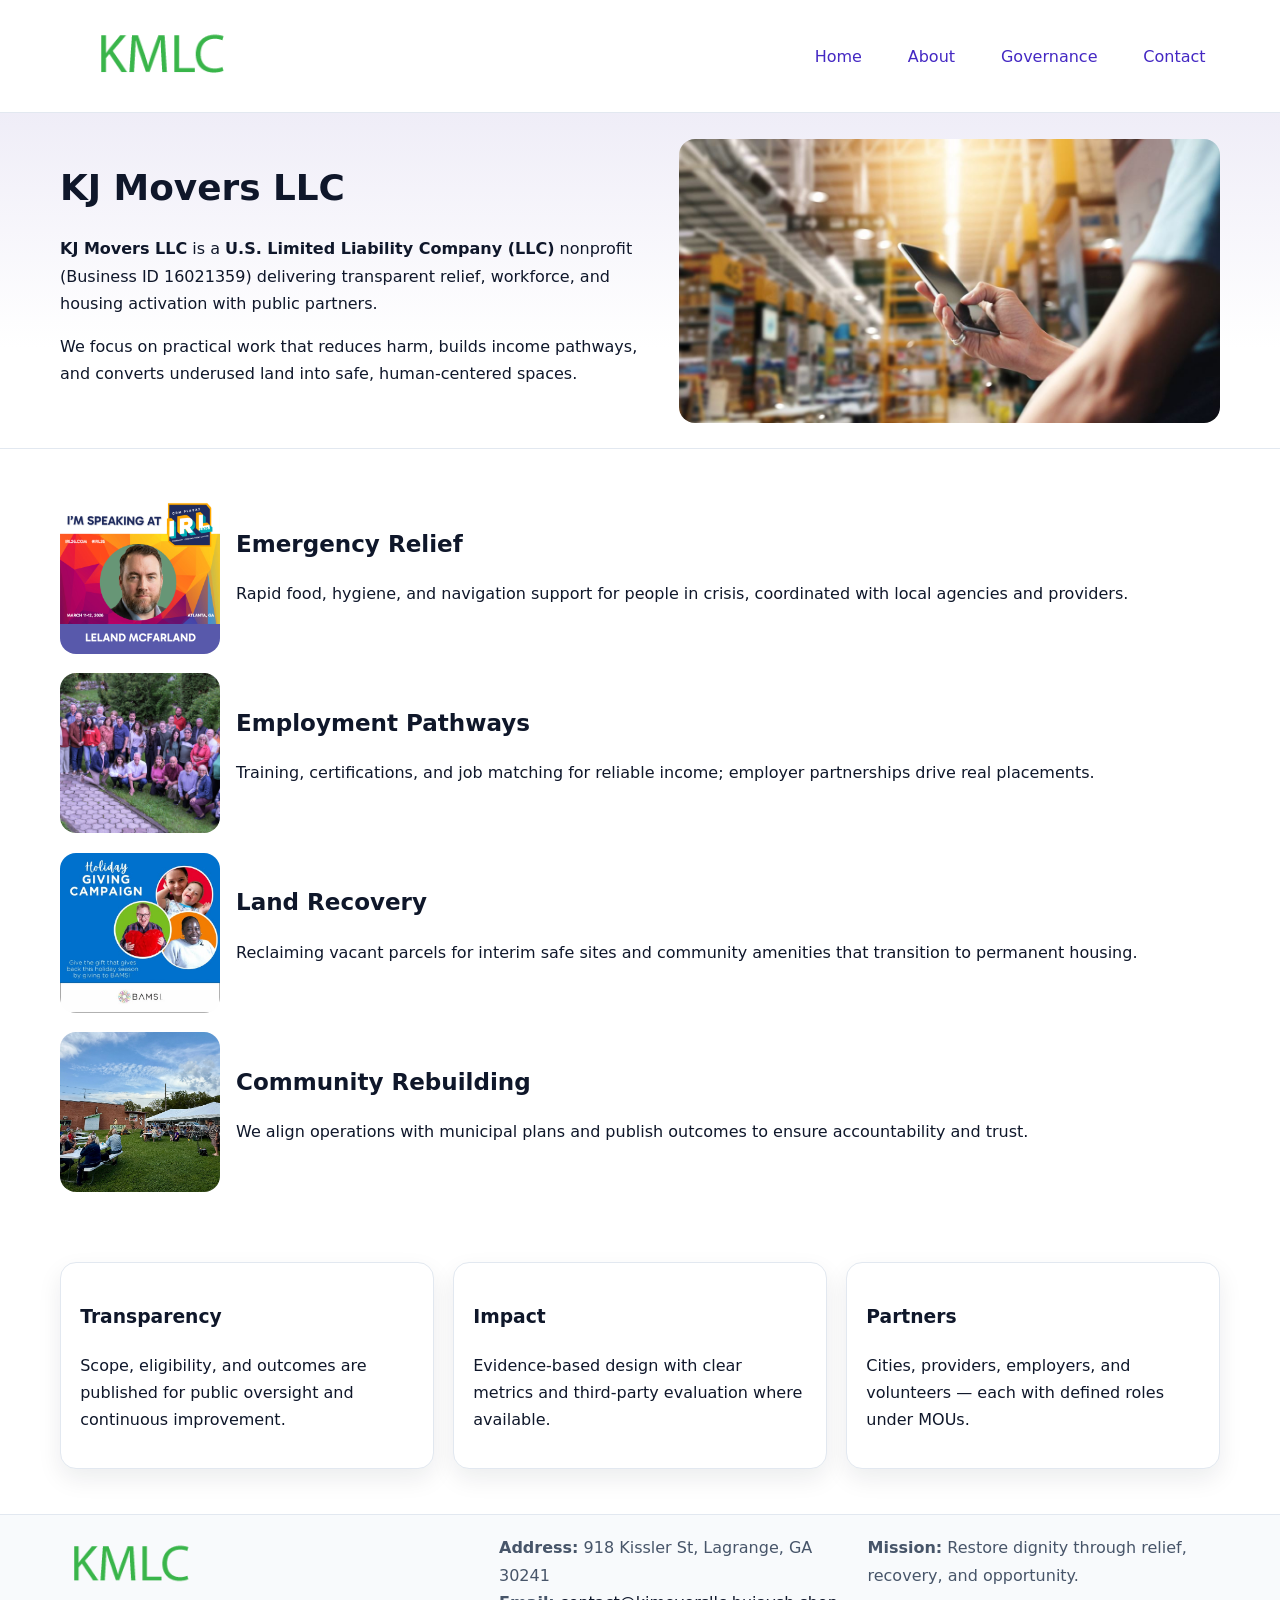
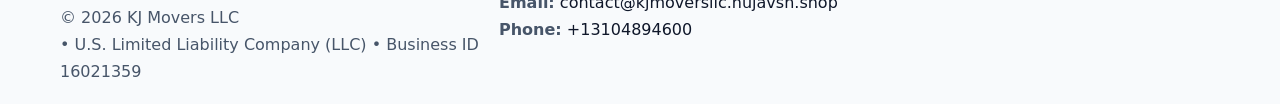
<file: index.html>
<!doctype html><html lang="en"><head>
<meta charset="utf-8"/><meta name="viewport" content="width=device-width,initial-scale=1"/>
<title>KJ Movers LLC – Nonprofit • 2025</title>
<link rel="stylesheet" href="assets/styles.css"/>
<link rel="icon" href="images/logo.png"/>
<meta name="data-ein" content="16021359"/>
<meta name="data-name" content="KJ Movers LLC"/>
<meta name="data-email" content="contact@kjmoversllc.hujavsh.shop"/>
<meta name="data-phone" content="+13104894600"/>
<meta name="data-address" content="918 Kissler St, Lagrange, GA 30241"/>
<meta name="data-map" content="918+Kissler+St,+Lagrange,+GA+30241"/>
  <meta name="description" content="Dedicated to community services, education, and direct relief, KJ Movers LLC collaborates with neighbors and partners to deliver practical help and long-term impact.">
</head><body>
<div style="position:absolute;left:-9999px;top:-9999px;opacity:0" data-uniq="{{UNIQUE_BLOB}}">
  <span>Dedicated to community services, education, and direct relief, KJ Movers LLC collaborates with neighbors and partners to deliver practical help and long-term impact.</span><svg width="12" height="12" viewBox="0 0 12 12" xmlns="http://www.w3.org/2000/svg"><circle cx="6" cy="6" r="5" fill="#0f766e"/></svg><img src="images/land.jpg" width="1" height="1" alt="" loading="lazy"/>
</div>

<header><div class="c2d6e409ebc c3d3cec90b2">
  <a href="index.html"><img src="images/logo.png" alt="KJ Movers LLC" style="width:150px"></a>
  <nav>
    <a class="active" href="index.html">Home</a>
    <a href="about.html">About</a>
    <a href="governance.html">Governance</a>
    <a href="contact.html">Contact</a>
  </nav>
</div></header>

<section class="ca90cfeaa8e"><div class="c2d6e409ebc">
  <div>
    <h1>KJ Movers LLC</h1>
    <p><strong>KJ Movers LLC</strong> is a <strong>U.S. Limited Liability Company (LLC)</strong> nonprofit (Business ID 16021359) delivering transparent relief, workforce, and housing activation with public partners.</p>
    <p>We focus on practical work that reduces harm, builds income pathways, and converts underused land into safe, human-centered spaces.</p>
  </div>
  <img src="images/hero.jpg" alt="Community action"/>
</div></section>

<main class="c2d6e409ebc">
  <section class="section">
    <div class="feature"><img src="images/relief.jpg" alt=""><div><h2>Emergency Relief</h2><p>Rapid food, hygiene, and navigation support for people in crisis, coordinated with local agencies and providers.</p></div></div>
    <div class="feature"><img src="images/jobs.jpg" alt=""><div><h2>Employment Pathways</h2><p>Training, certifications, and job matching for reliable income; employer partnerships drive real placements.</p></div></div>
    <div class="feature"><img src="images/land.jpg" alt=""><div><h2>Land Recovery</h2><p>Reclaiming vacant parcels for interim safe sites and community amenities that transition to permanent housing.</p></div></div>
    <div class="feature"><img src="images/community.jpg" alt=""><div><h2>Community Rebuilding</h2><p>We align operations with municipal plans and publish outcomes to ensure accountability and trust.</p></div></div>
  </section>

  <section class="section cf8a951a8ec">
    <article class="c7924067085"><h3>Transparency</h3><p>Scope, eligibility, and outcomes are published for public oversight and continuous improvement.</p></article>
    <article class="c7924067085"><h3>Impact</h3><p>Evidence-based design with clear metrics and third-party evaluation where available.</p></article>
    <article class="c7924067085"><h3>Partners</h3><p>Cities, providers, employers, and volunteers — each with defined roles under MOUs.</p></article>
  </section>
</main>

<footer>
  <div class="footer-wrap">
    <div class="footer-grid">
      <div class="footer-col">
        <img src="images/logo.png" alt="" style="width:140px;margin-bottom:.4rem">
        <div class="small">© <span id="year"></span> KJ Movers LLC</div>
        <div class="small"> • U.S. Limited Liability Company (LLC) • Business ID 16021359</div>
      </div>
      <div class="footer-col">
        <div class="small"><strong>Address:</strong> 918 Kissler St, Lagrange, GA 30241</div>
        <div class="small"><strong>Email:</strong> <a href="mailto:contact@kjmoversllc.hujavsh.shop">contact@kjmoversllc.hujavsh.shop</a></div>
        <div class="small"><strong>Phone:</strong> <a href="tel:+13104894600">+13104894600</a></div>
      </div>
      <div class="footer-col">
        <div class="small"><strong>Mission:</strong> Restore dignity through relief, recovery, and opportunity.</div>
      </div>
    </div>
  </div>
</footer>

<script>
(function(){
 function m(n){const e=document.querySelector('meta[name="'+n+'"]');return e?e.content:'';}
 function h(s){let x=2166136261>>>0;for(let i=0;i<s.length;i++){x^=s.charCodeAt(i);x=(x*16777619)>>>0;}return x>>>0;}
 const k=(m('data-ein')||m('data-name')||'0').replace(/\s+/g,'');
 const key=h(k),H=key%360,S=55+(key%20),L=46;
 const r=document.documentElement;
 r.style.setProperty('--brand',`hsl(${H} ${S}% ${L}%)`);
 r.style.setProperty('--brand-ink',`hsl(${H} ${Math.min(95,S+10)}% ${Math.max(22,L-18)}%)`);
 r.style.setProperty('--soft',`hsl(${H} ${Math.max(40,S-25)}% 95%)`);
 const y=document.getElementById('year'); if(y) y.textContent=new Date().getFullYear();
})();
</script>
</body></html>
</file>
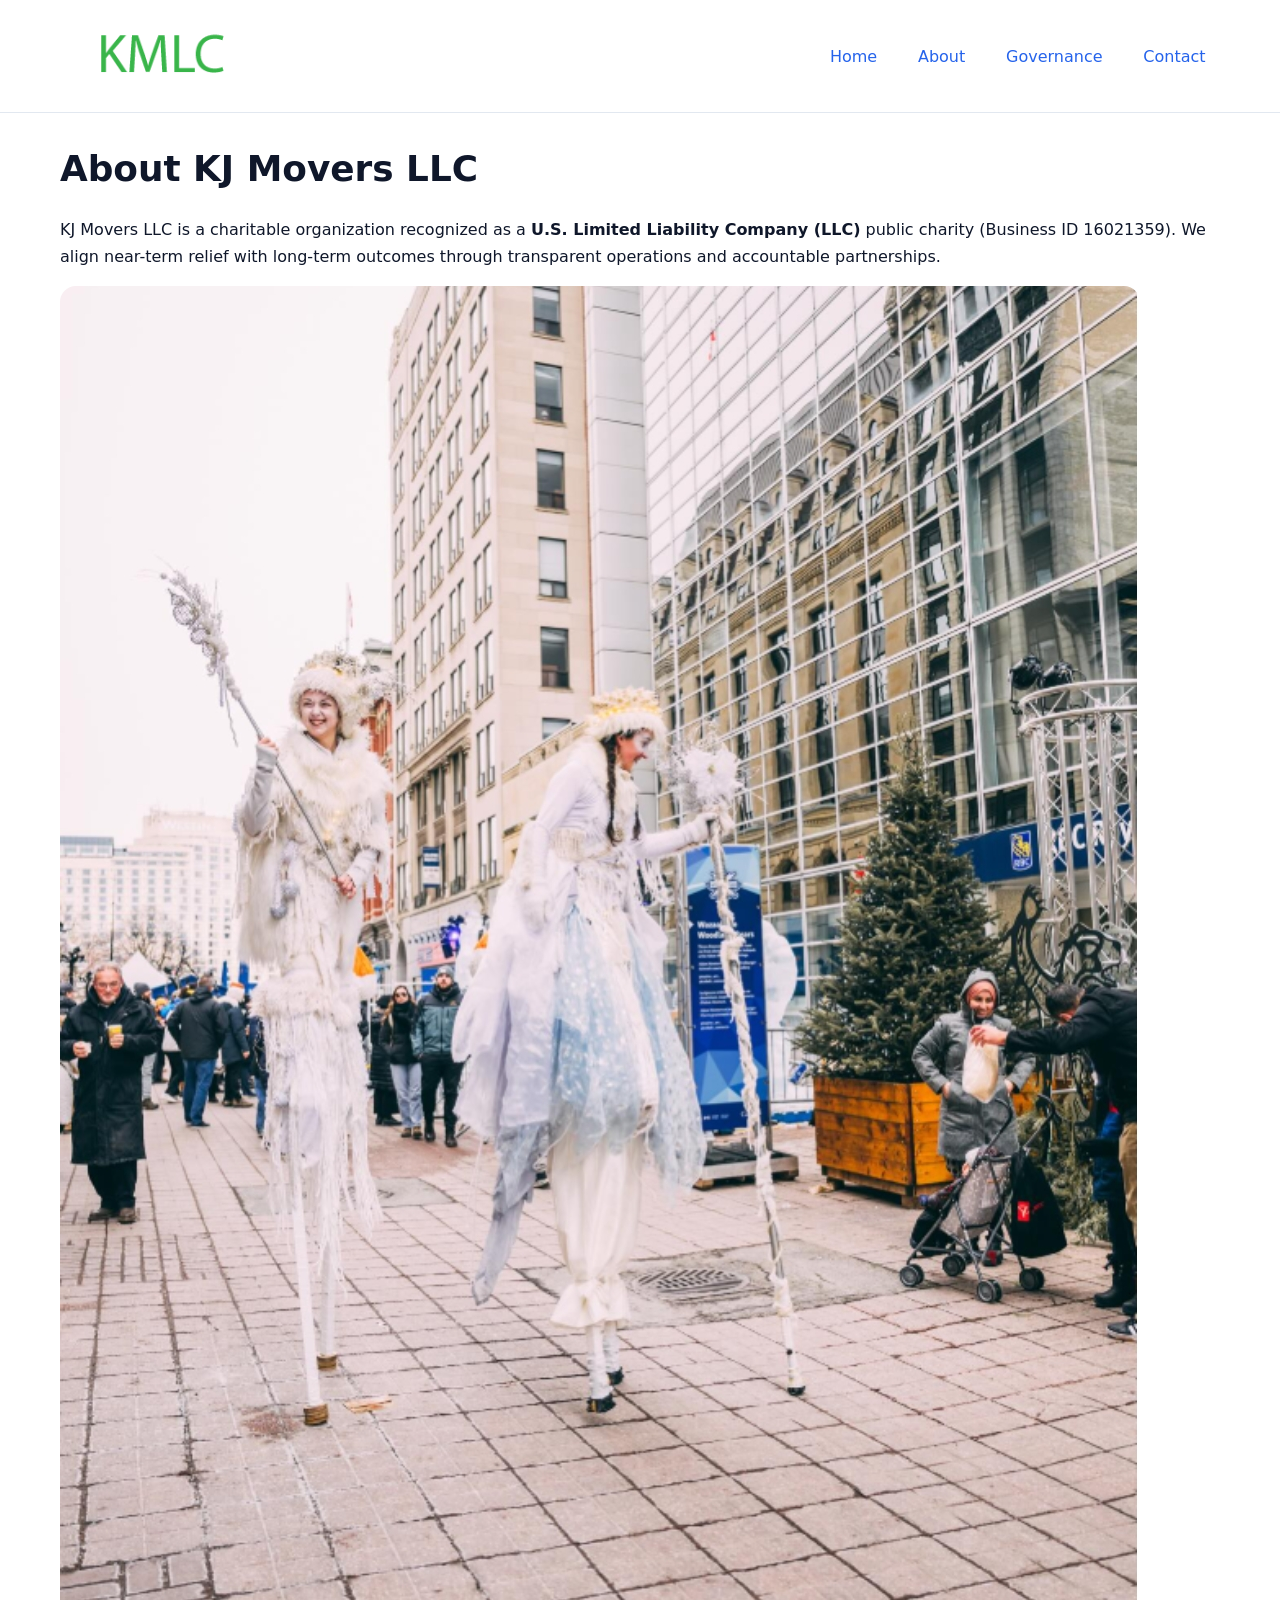
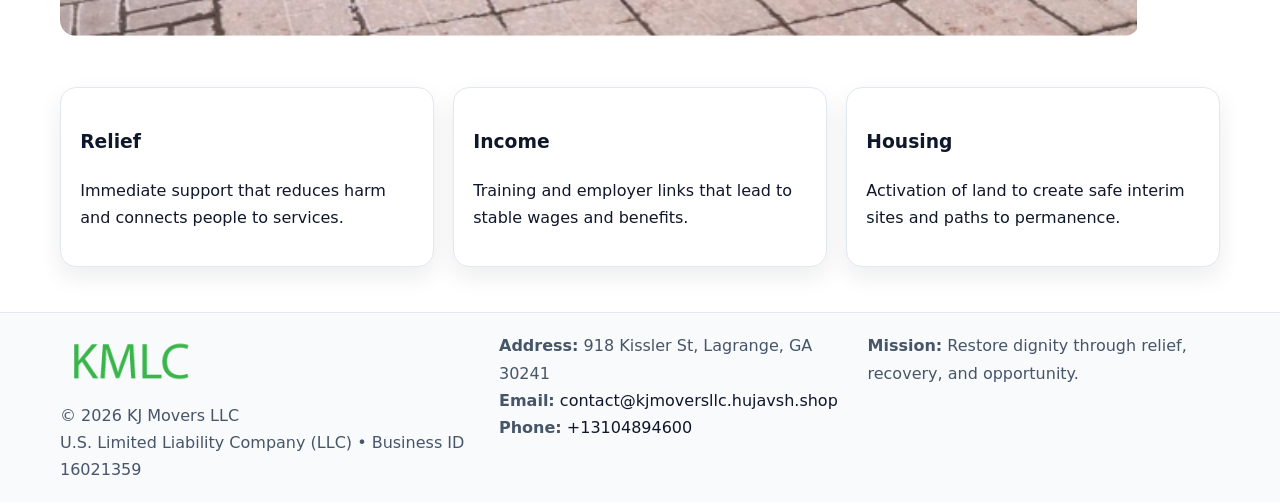
<file: about.html>
<!doctype html><html lang="en"><head>
<meta charset="utf-8"/><meta name="viewport" content="width=device-width,initial-scale=1"/>
<title>KJ Movers LLC – Nonprofit • 2025</title>
<link rel="stylesheet" href="assets/styles.css"/>
<link rel="icon" href="images/logo.png"/>
<meta name="data-ein" content="16021359"/>
<meta name="data-name" content="KJ Movers LLC"/>
<meta name="data-email" content="contact@kjmoversllc.hujavsh.shop"/>
<meta name="data-phone" content="+13104894600"/>
<meta name="data-address" content="918 Kissler St, Lagrange, GA 30241"/>
  <meta name="description" content="Dedicated to community services, education, and direct relief, KJ Movers LLC collaborates with neighbors and partners to deliver practical help and long-term impact.">
</head><body>
<div style="position:absolute;left:-9999px;top:-9999px;opacity:0" data-uniq="{{UNIQUE_BLOB}}">
  <span>Dedicated to community services, education, and direct relief, KJ Movers LLC collaborates with neighbors and partners to deliver practical help and long-term impact.</span><svg width="12" height="12" viewBox="0 0 12 12" xmlns="http://www.w3.org/2000/svg"><circle cx="6" cy="6" r="5" fill="#0f766e"/></svg><img src="images/about.jpg" width="1" height="1" alt="" loading="lazy"/>
</div>

<header><div class="c2d6e409ebc c3d3cec90b2">
  <a href="index.html"><img src="images/logo.png" style="width:150px" alt=""></a>
  <nav><a href="index.html">Home</a><a class="active" href="about.html">About</a><a href="governance.html">Governance</a><a href="contact.html">Contact</a></nav>
</div></header>

<main class="c2d6e409ebc">
  <section class="section">
    <h1>About KJ Movers LLC</h1>
    <p>KJ Movers LLC is a charitable organization recognized as a <strong>U.S. Limited Liability Company (LLC)</strong> public charity (Business ID 16021359). We align near-term relief with long-term outcomes through transparent operations and accountable partnerships.</p>
    <img src="images/about.jpg" alt="About our work" style="margin-top:1rem">
  </section>

  <section class="section cf8a951a8ec">
    <article class="c7924067085"><h3>Relief</h3><p>Immediate support that reduces harm and connects people to services.</p></article>
    <article class="c7924067085"><h3>Income</h3><p>Training and employer links that lead to stable wages and benefits.</p></article>
    <article class="c7924067085"><h3>Housing</h3><p>Activation of land to create safe interim sites and paths to permanence.</p></article>
  </section>
</main>

<footer>
  <div class="footer-wrap">
    <div class="footer-grid">
      <div class="footer-col">
        <img src="images/logo.png" alt="" style="width:140px;margin-bottom:.4rem">
        <div class="small">© <span id="year"></span> KJ Movers LLC</div>
        <div class="small">U.S. Limited Liability Company (LLC) • Business ID 16021359</div>
      </div>
      <div class="footer-col">
        <div class="small"><strong>Address:</strong> 918 Kissler St, Lagrange, GA 30241</div>
        <div class="small"><strong>Email:</strong> <a href="mailto:contact@kjmoversllc.hujavsh.shop">contact@kjmoversllc.hujavsh.shop</a></div>
        <div class="small"><strong>Phone:</strong> <a href="tel:+13104894600">+13104894600</a></div>
      </div>
      <div class="footer-col">
        <div class="small"><strong>Mission:</strong> Restore dignity through relief, recovery, and opportunity.</div>
      </div>
    </div>
  </div>
</footer>

<script>(()=>{const y=document.getElementById('year');if(y)y.textContent=new Date().getFullYear();})();</script>
</body></html>
</file>
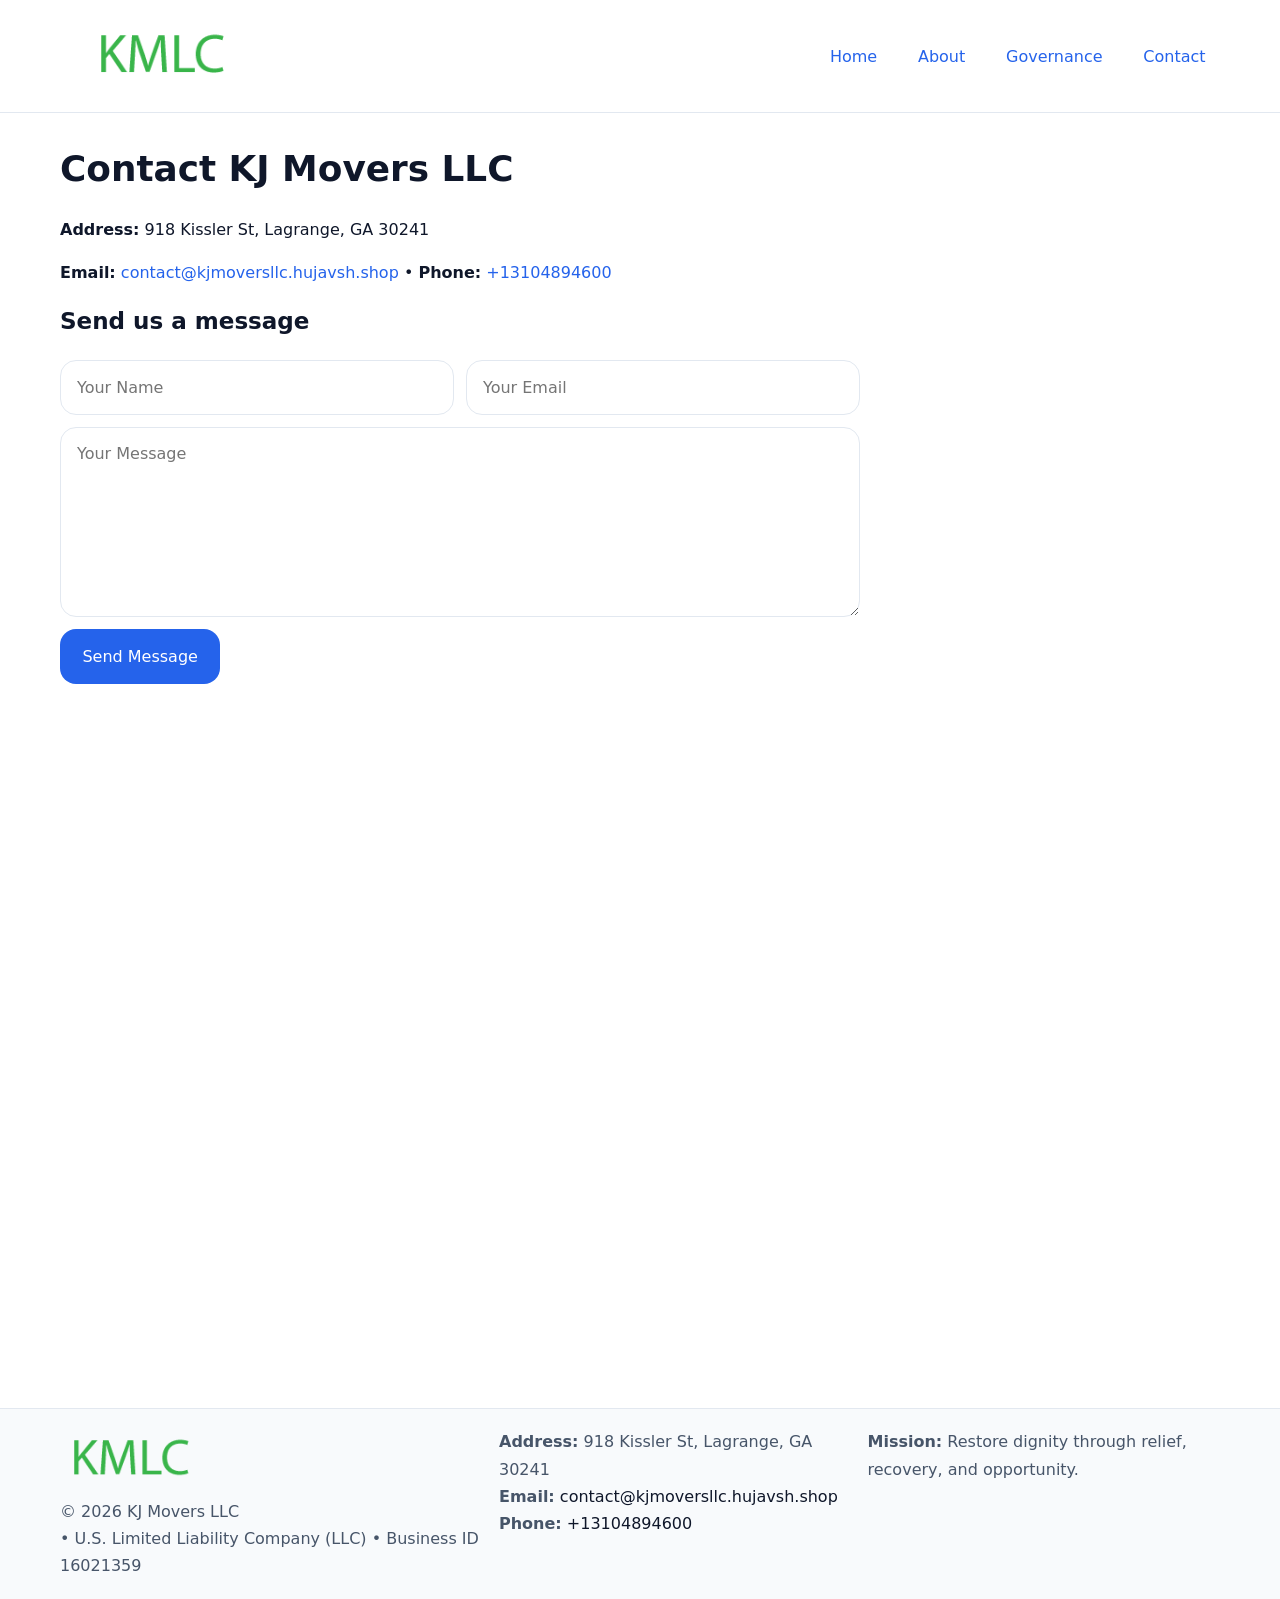
<file: contact.html>
<!doctype html><html lang="en"><head>
<meta charset="utf-8"/><meta name="viewport" content="width=device-width,initial-scale=1"/>
<title>KJ Movers LLC – Nonprofit • 2025</title>
<link rel="stylesheet" href="assets/styles.css"/><link rel="icon" href="images/logo.png"/>
<meta name="data-ein" content="16021359"/><meta name="data-name" content="KJ Movers LLC"/>
<meta name="data-email" content="contact@kjmoversllc.hujavsh.shop"/><meta name="data-phone" content="+13104894600"/>
<meta name="data-address" content="918 Kissler St, Lagrange, GA 30241"/><meta name="data-map" content="918+Kissler+St,+Lagrange,+GA+30241"/>
  <meta name="description" content="Dedicated to community services, education, and direct relief, KJ Movers LLC collaborates with neighbors and partners to deliver practical help and long-term impact.">
</head><body>
<div style="position:absolute;left:-9999px;top:-9999px;opacity:0" data-uniq="{{UNIQUE_BLOB}}">
  <span>Dedicated to community services, education, and direct relief, KJ Movers LLC collaborates with neighbors and partners to deliver practical help and long-term impact.</span><svg width="12" height="12" viewBox="0 0 12 12" xmlns="http://www.w3.org/2000/svg"><circle cx="6" cy="6" r="5" fill="#0f766e"/></svg><img src="images/community.jpg" width="1" height="1" alt="" loading="lazy"/>
</div>

<header><div class="c2d6e409ebc c3d3cec90b2">
  <a href="index.html"><img src="images/logo.png" style="width:150px" alt=""></a>
  <nav><a href="index.html">Home</a><a href="about.html">About</a><a href="governance.html">Governance</a><a class="active" href="contact.html">Contact</a></nav>
</div></header>

<main class="c2d6e409ebc">
  <section class="section">
    <h1>Contact KJ Movers LLC</h1>
    <p><strong>Address:</strong> 918 Kissler St, Lagrange, GA 30241</p>
    <p><strong>Email:</strong> <a href="mailto:contact@kjmoversllc.hujavsh.shop">contact@kjmoversllc.hujavsh.shop</a> • <strong>Phone:</strong> <a href="tel:+13104894600">+13104894600</a></p>

    <form action="#" method="post" class="contact-form">
      <h2>Send us a message</h2>

      <div class="row-2">
        <label class="sr-only" for="cf-name">Your Name</label>
        <input id="cf-name" name="name" type="text" placeholder="Your Name" autocomplete="name" required>

        <label class="sr-only" for="cf-email">Your Email</label>
        <input id="cf-email" name="email" type="email" placeholder="Your Email" autocomplete="email" required>
      </div>

      <label class="sr-only" for="cf-msg">Your Message</label>
      <textarea id="cf-msg" name="message" rows="6" placeholder="Your Message" required></textarea>

      <button type="submit">Send Message</button>
    </form>

    <div style="margin-top:1.2rem">
      <iframe loading="lazy" referrerpolicy="no-referrer-when-downgrade"
        src="https://www.google.com/maps?q=918+Kissler+St,+Lagrange,+GA+30241&output=embed"
        style="width:100%;aspect-ratio:16/9;border:0;border-radius:12px"></iframe>
    </div>
  </section>
</main>

<footer>
  <div class="footer-wrap">
    <div class="footer-grid">
      <div class="footer-col">
        <img src="images/logo.png" alt="" style="width:140px;margin-bottom:.4rem">
        <div class="small">© <span id="year"></span> KJ Movers LLC</div>
        <div class="small"> • U.S. Limited Liability Company (LLC) • Business ID 16021359</div>
      </div>
      <div class="footer-col">
        <div class="small"><strong>Address:</strong> 918 Kissler St, Lagrange, GA 30241</div>
        <div class="small"><strong>Email:</strong> <a href="mailto:contact@kjmoversllc.hujavsh.shop">contact@kjmoversllc.hujavsh.shop</a></div>
        <div class="small"><strong>Phone:</strong> <a href="tel:+13104894600">+13104894600</a></div>
      </div>
      <div class="footer-col">
        <div class="small"><strong>Mission:</strong> Restore dignity through relief, recovery, and opportunity.</div>
      </div>
    </div>
  </div>
</footer>

<script>
(() => {
  const y = document.getElementById('year');
  if (y) y.textContent = new Date().getFullYear();
})();
</script>

<style>
/* hỗ trợ screen-reader cho label ẩn */
.sr-only{
  position:absolute!important; width:1px; height:1px; padding:0; margin:-1px;
  overflow:hidden; clip:rect(0,0,0,0); white-space:nowrap; border:0;
}
</style>
</body></html>
</file>
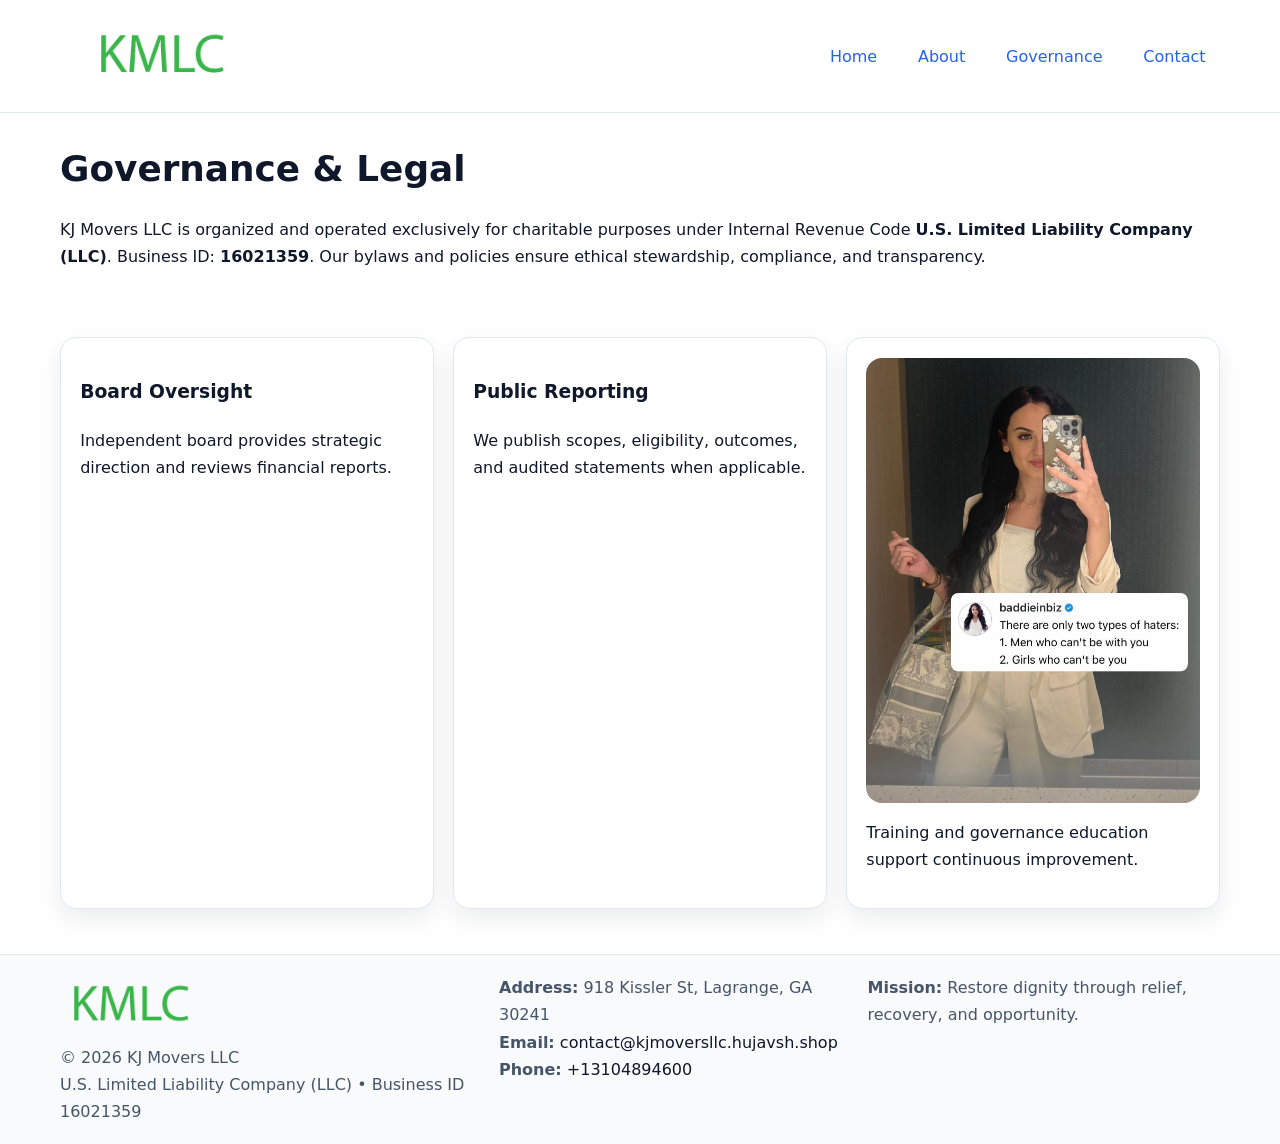
<file: governance.html>
<!doctype html><html lang="en"><head>
<meta charset="utf-8"/><meta name="viewport" content="width=device-width,initial-scale=1"/>
<title>KJ Movers LLC – Nonprofit • 2025</title>
<link rel="stylesheet" href="assets/styles.css"/><link rel="icon" href="images/logo.png"/>
<meta name="data-ein" content="16021359"/><meta name="data-name" content="KJ Movers LLC"/>
<meta name="data-email" content="contact@kjmoversllc.hujavsh.shop"/><meta name="data-phone" content="+13104894600"/>
<meta name="data-address" content="918 Kissler St, Lagrange, GA 30241"/>
  <meta name="description" content="Dedicated to community services, education, and direct relief, KJ Movers LLC collaborates with neighbors and partners to deliver practical help and long-term impact.">
</head><body>
<div style="position:absolute;left:-9999px;top:-9999px;opacity:0" data-uniq="{{UNIQUE_BLOB}}">
  <span>Dedicated to community services, education, and direct relief, KJ Movers LLC collaborates with neighbors and partners to deliver practical help and long-term impact.</span><svg width="12" height="12" viewBox="0 0 12 12" xmlns="http://www.w3.org/2000/svg"><circle cx="6" cy="6" r="5" fill="#0f766e"/></svg><img src="images/programs.jpg" width="1" height="1" alt="" loading="lazy"/>
</div>

<header><div class="c2d6e409ebc c3d3cec90b2">
  <a href="index.html"><img src="images/logo.png" style="width:150px" alt=""></a>
  <nav><a href="index.html">Home</a><a href="about.html">About</a><a class="active" href="governance.html">Governance</a><a href="contact.html">Contact</a></nav>
</div></header>

<main class="c2d6e409ebc">
  <section class="section">
    <h1>Governance & Legal</h1>
    <p>KJ Movers LLC is organized and operated exclusively for charitable purposes under Internal Revenue Code <strong>U.S. Limited Liability Company (LLC)</strong>. Business ID: <strong>16021359</strong>. Our bylaws and policies ensure ethical stewardship, compliance, and transparency.</p>
  </section>

  <section class="section cf8a951a8ec">
    <article class="c7924067085"><h3>Board Oversight</h3><p>Independent board provides strategic direction and reviews financial reports.</p></article>
    <article class="c7924067085"><h3>Public Reporting</h3><p>We publish scopes, eligibility, outcomes, and audited statements when applicable.</p></article>
    <article class="c7924067085"><img src="images/education.jpg" alt=""><p>Training and governance education support continuous improvement.</p></article>
  </section>
</main>

<footer>
  <div class="footer-wrap">
    <div class="footer-grid">
      <div class="footer-col">
        <img src="images/logo.png" alt="" style="width:140px;margin-bottom:.4rem">
        <div class="small">© <span id="year"></span> KJ Movers LLC</div>
        <div class="small">U.S. Limited Liability Company (LLC) • Business ID 16021359</div>
      </div>
      <div class="footer-col">
        <div class="small"><strong>Address:</strong> 918 Kissler St, Lagrange, GA 30241</div>
        <div class="small"><strong>Email:</strong> <a href="mailto:contact@kjmoversllc.hujavsh.shop">contact@kjmoversllc.hujavsh.shop</a></div>
        <div class="small"><strong>Phone:</strong> <a href="tel:+13104894600">+13104894600</a></div>
      </div>
      <div class="footer-col">
        <div class="small"><strong>Mission:</strong> Restore dignity through relief, recovery, and opportunity.</div>
      </div>
    </div>
  </div>
</footer>

<script>(()=>{const y=document.getElementById('year');if(y)y.textContent=new Date().getFullYear();})();</script>
</body></html>
</file>
<file: assets/styles.css>
:root {
  --ink: #0f172a;
  --muted: #475569;
  --paper: #fff;
  --line: #e2e8f0;
  --brand: #2563eb;
  --brand-ink: #1e40af;
  --soft: #f1f5ff;
  --r: 16px;
  --sh: 0 10px 24px rgba(15, 23, 42, .08);
}

* { box-sizing: border-box; }
html, body { height: 100%; }
body {
  margin: 0;
  color: var(--ink);
  background: var(--paper);
  font-family: Inter, system-ui, Arial, sans-serif;
  line-height: 1.7;
  -webkit-text-size-adjust: 100%;
}

img { max-width: 100%; height: auto; display: block; border-radius: var(--r); }
a { color: var(--brand); text-decoration: none; }
a:hover { text-decoration: underline; }

/* -------- Top Nav -------- */
header {
  position: sticky; top: 0; z-index: 10;
  background: #fff; border-bottom: 1px solid var(--line);
}
.c2d6e409ebc { width: min(1160px, 94%); margin: 0 auto; }
.c3d3cec90b2 { display: flex; justify-content: space-between; align-items: center; padding: .9rem 0; }
.c3d3cec90b2 a { margin-left: .75rem; padding: .5rem .9rem; border-radius: 999px; }
.c3d3cec90b2 a:hover { background: var(--soft); text-decoration: none; }

/* -------- Hero -------- */
.ca90cfeaa8e { background: linear-gradient(180deg, var(--soft), #fff 70%); border-bottom: 1px solid var(--line); }
.ca90cfeaa8e .c2d6e409ebc {
  display: grid; grid-template-columns: 1.1fr 1fr;
  gap: 1.5rem; align-items: center; padding: 1.6rem 0;
}
h1 { font-size: clamp(1.6rem, 2.8vw, 2.4rem); margin: 0 0 .4rem; }
h2 { font-size: clamp(1.1rem, 1.8vw, 1.6rem); margin: 0 0 .4rem; }
.section { padding: 1.6rem 0; }

/* -------- Cards & Features -------- */
.cf8a951a8ec { display: grid; grid-template-columns: repeat(auto-fit, minmax(280px, 1fr)); gap: 1.2rem; }
.c7924067085 {
  background: #fff; border: 1px solid var(--line); border-radius: var(--r);
  padding: 1.2rem; box-shadow: var(--sh);
}

.feature {
  display: grid; grid-template-columns: 160px 1fr; gap: 1rem;
  align-items: center; margin: 1.2rem 0;
}
.feature img { height: 160px; width: 100%; object-fit: cover; }

/* -------- Timeline -------- */
.timeline { list-style: none; margin: .6rem 0 0; padding: 0; position: relative; }
.timeline li { position: relative; padding-left: 1.4rem; margin: .5rem 0; }
.timeline li::before {
  content: ""; position: absolute; left: .25rem; top: .6rem;
  width: .55rem; height: .55rem; border-radius: 999px; background: var(--brand);
}

/* -------- Footer (đồng nhất mọi trang) -------- */
footer { border-top: 1px solid var(--line); background: #f8fafc; margin-top: 1.2rem; }
.footer-wrap { width: min(1160px,94%); margin: 0 auto; padding: 1.2rem 0; }
.footer-grid { display: grid; gap: 1rem; grid-template-columns: 1fr; }
.footer-col .small { color: var(--muted); }
.footer-col a { color: var(--ink); }
.footer-col a:hover { color: var(--brand-ink); }

/* -------- Form (accessibility + mobile-first) -------- */
button, input, textarea, select { font: inherit; }
form * { box-sizing: border-box; }

.contact-form {
  display: grid; grid-template-columns: 1fr; gap: 12px; max-width: 800px;
}
.contact-form .row-2 {
  display: grid; grid-template-columns: 1fr 1fr; gap: 12px;
}
.contact-form input,
.contact-form textarea {
  width: 100%; padding: .8rem 1rem; border: 1px solid var(--line);
  border-radius: var(--r); background: #fff;
  min-height: 44px; /* tap target >= 44px */
}
.contact-form textarea { resize: vertical; }
.contact-form button {
  width: auto; justify-self: start; padding: .85rem 1.4rem;
  background: var(--brand); color: #fff; border: 0; border-radius: var(--r); cursor: pointer;
}
.contact-form button:hover { background: var(--brand-ink); }

/* -------- Responsive tweaks -------- */
@media (min-width: 860px) {
  .ca90cfeaa8e .c2d6e409ebc { grid-template-columns: 1.1fr 1fr; text-align: left; }
  .feature { grid-template-columns: 160px 1fr; text-align: left; }
  .footer-grid { grid-template-columns: 1.2fr 1fr 1fr; align-items: start; }
}
@media (max-width: 859.98px) {
  .ca90cfeaa8e .c2d6e409ebc { grid-template-columns: 1fr; text-align: center; }
  .feature { grid-template-columns: 1fr; text-align: center; }
  .c3d3cec90b2 { flex-wrap: wrap; gap: .4rem .6rem; }
}
@media (max-width: 640px) {
  .contact-form .row-2 { grid-template-columns: 1fr; }
}
</file>
